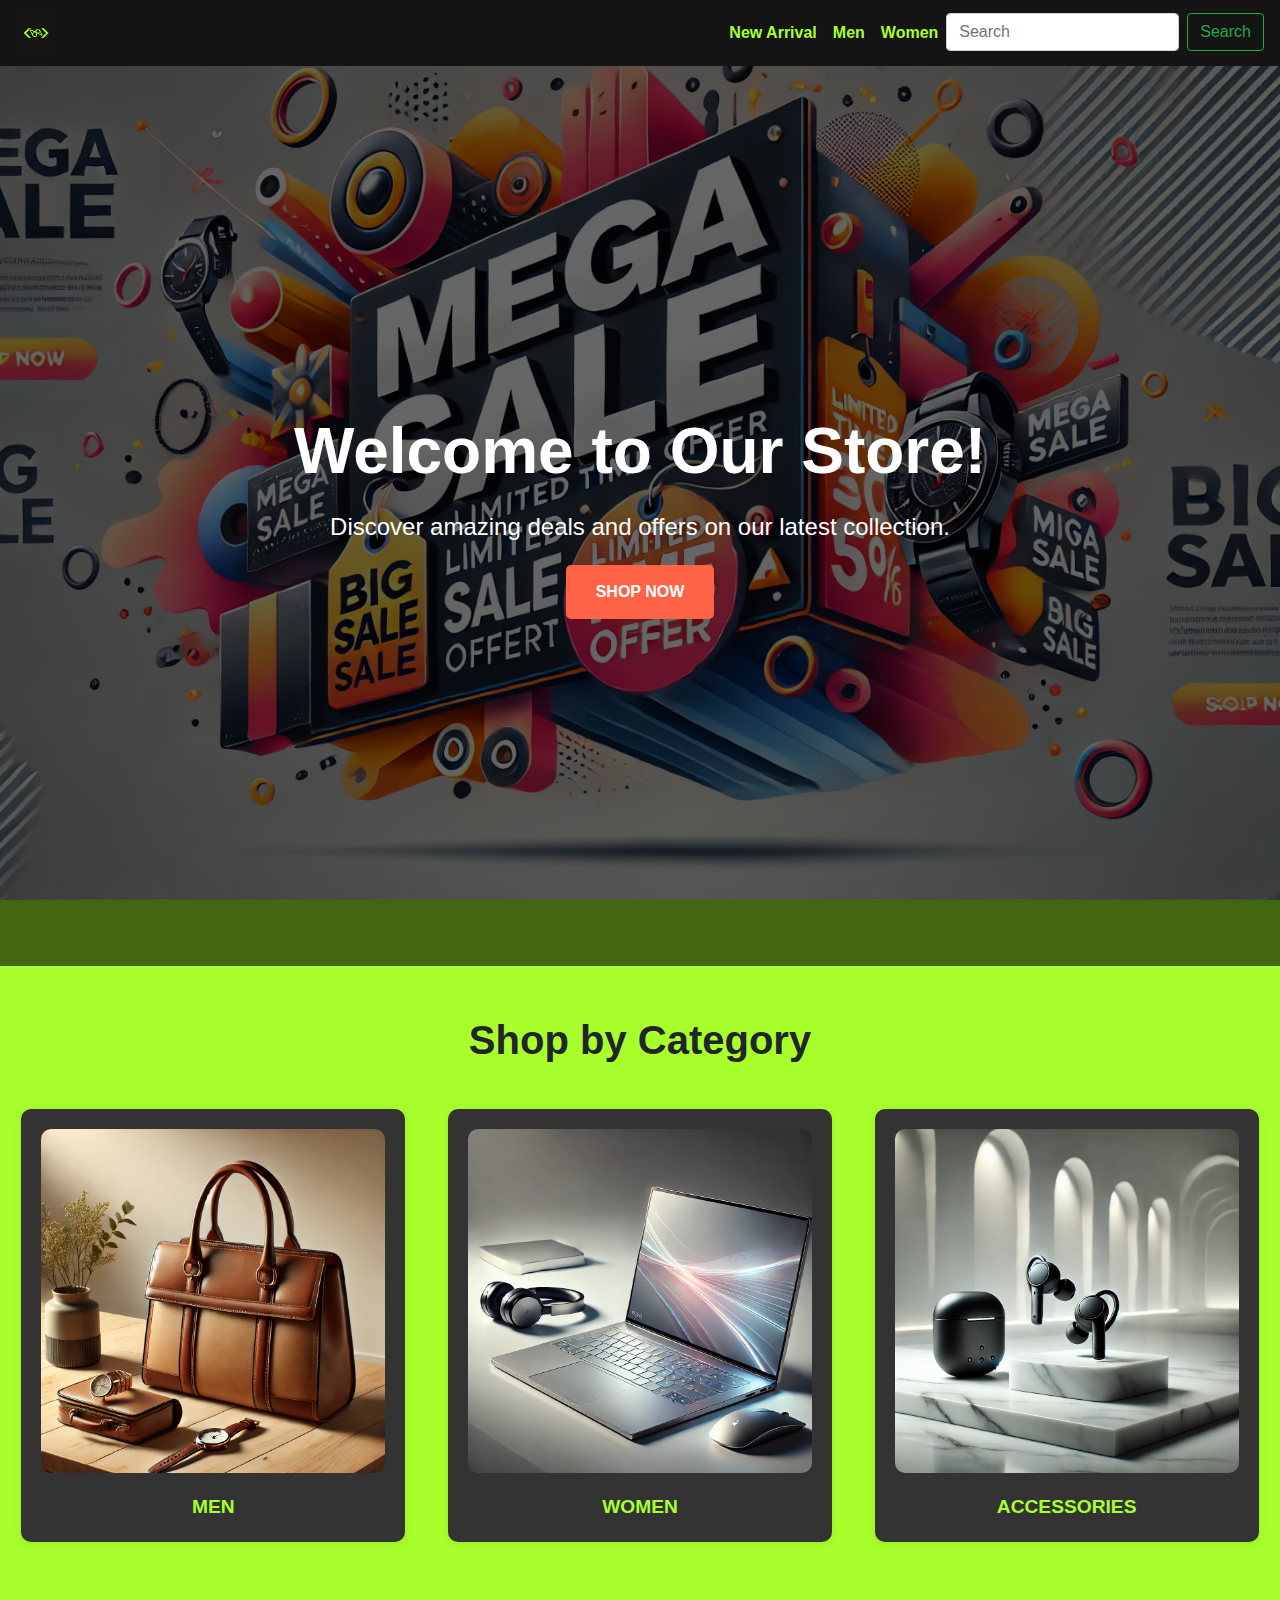
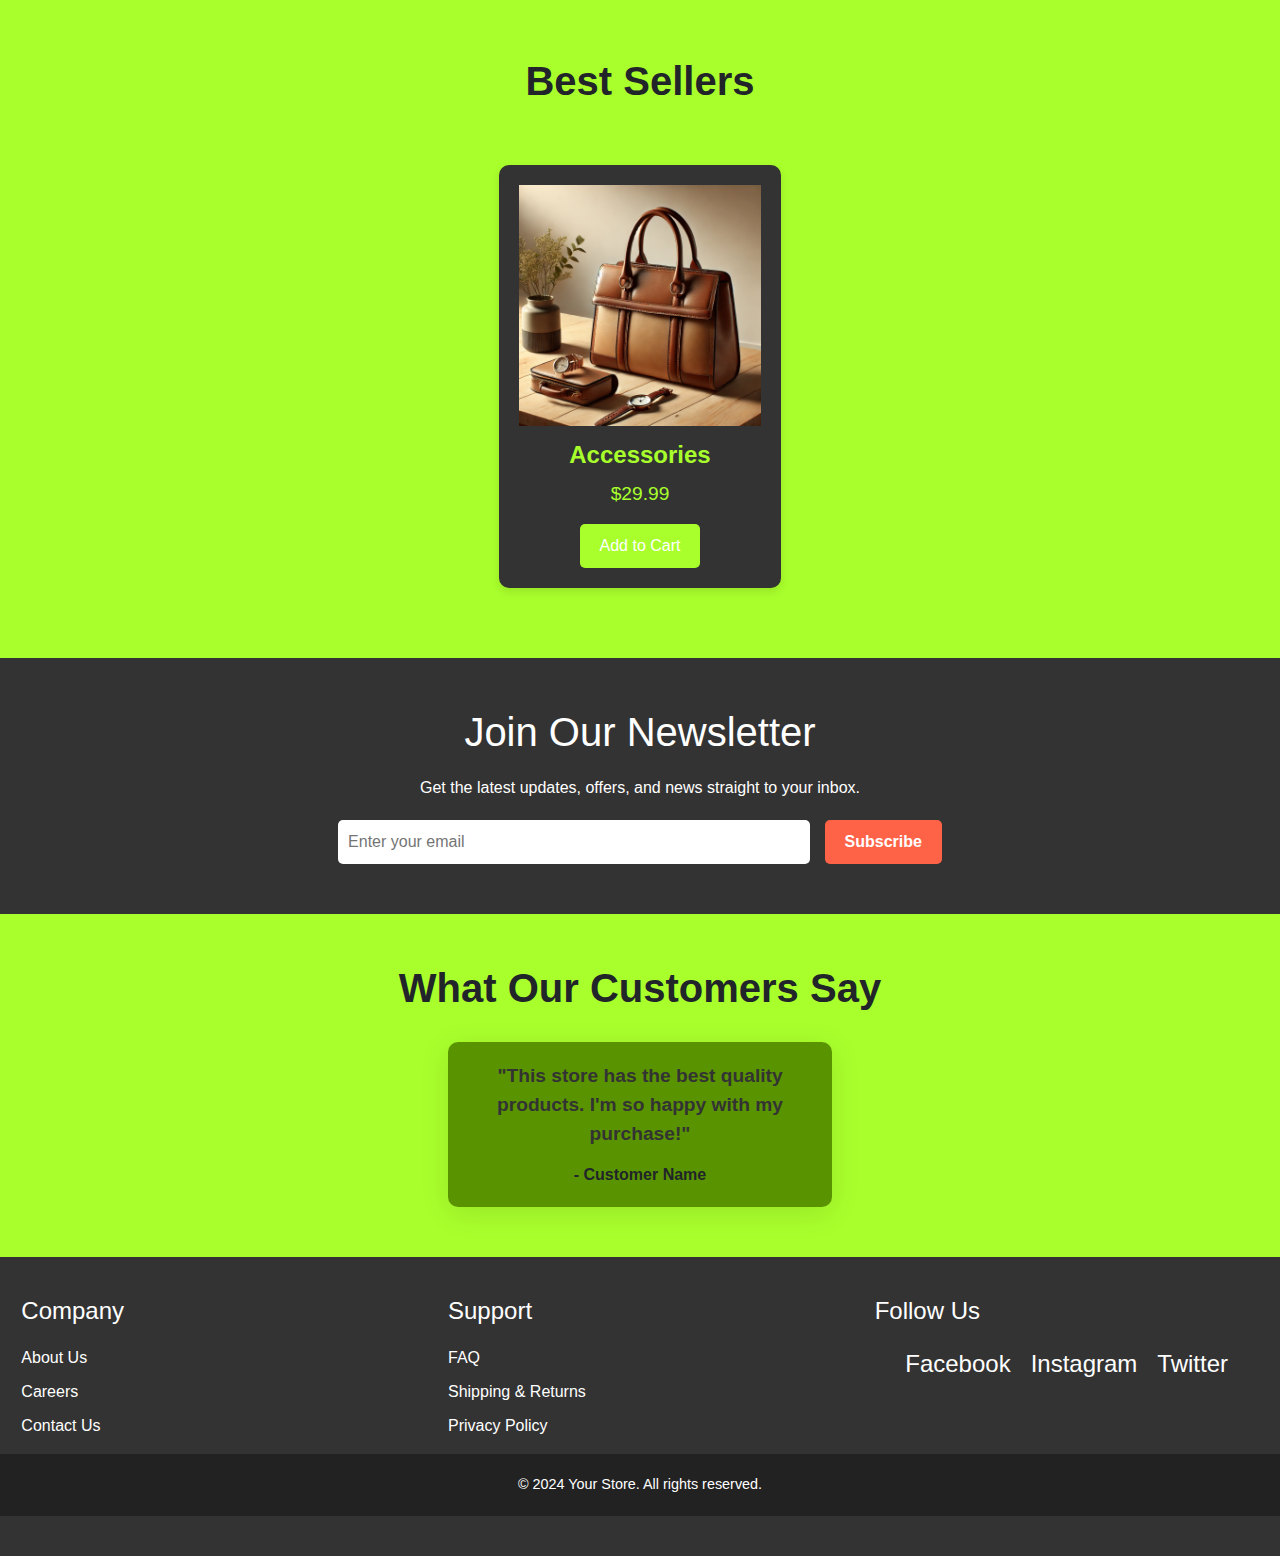
<file: index.html>
<!DOCTYPE html>
<html lang="en">
<head>
  <title>Ecommerce Store</title>
  <meta charset="utf-8">
  <meta name="viewport" content="width=device-width, initial-scale=1">
  <link rel="stylesheet" href="https://cdn.jsdelivr.net/npm/bootstrap@4.6.2/dist/css/bootstrap.min.css">
  <script src="https://cdn.jsdelivr.net/npm/jquery@3.7.1/dist/jquery.slim.min.js"></script>
  <script src="https://cdn.jsdelivr.net/npm/popper.js@1.16.1/dist/umd/popper.min.js"></script>
  <script src="https://cdn.jsdelivr.net/npm/bootstrap@4.6.2/dist/js/bootstrap.bundle.min.js"></script>
  <link rel="stylesheet" href="style.css">
</head>

<body>

  <!-- Navigation Bar -->
  <nav class="navbar navbar-expand-sm nav"> <!-- Ensure "nav" class is added -->
    <a class="navbar-brand" href="#">
      <img src="img/alyaan logo 1.jpg" alt="logo" style="width:40px;">
    </a>
    <ul class="navbar-nav ml-auto">
      <li class="nav-item">
        <a class="nav-link" href="newarrival.html">New Arrival</a>
      </li>
      <li class="nav-item">
        <a class="nav-link" href="mens.html">Men</a>
      </li>
      <li class="nav-item">
        <a class="nav-link" href="women.html">Women</a>
      </li>
      <li class="nav-item">
        <form class="form-inline my-2 my-lg-0" id="searchForm">
          <input class="form-control mr-sm-2" type="search" id="searchInput" placeholder="Search" aria-label="Search">
          <button class="btn btn-outline-success my-2 my-sm-0" type="submit">Search</button>
        </form>
        
      
      </li>
    </ul>
  </nav>

  <!-- Hero Section -->
  <section class="hero-section">
    <div class="hero-content">
      <h1>Welcome to Our Store!</h1>
      <p>Discover amazing deals and offers on our latest collection.</p>
      <button class="cta-button">Shop Now</button>
    </div>
  </section>
  

<!--Product Section-->
<section class="product-categories">
  <h2 class="section-title">Shop by Category</h2>
  <div class="categories-grid">
      <div class="category-item">
          <img src="img/accessories.webp" alt="Men's Fashion">
          <a href="#" class="category-link">Men</a>
      </div>
      <div class="category-item">
          <img src="img/laptop.webp" alt="Women's Fashion">
          <a href="#" class="category-link">Women</a>
      </div>
      <div class="category-item">
          <img src="img/airpods.webp" alt="Accessories">
          <a href="#" class="category-link">Accessories</a>
      </div>
  </div>
</section>
<!--Featured Product-->
<section class="featured-products">
  <h2 class="section-title">Best Sellers</h2>
  <div class="product-grid">
      <!-- Repeat this for each product -->
      <div class="product-item">
          <img src="img/accessories.webp" alt="Product Name">
          <h3>Accessories</h3>
          <p>$29.99</p>
          <button class="add-to-cart">Add to Cart</button>
      </div>
  </div>
</section>
<!--News Letter-->
<section class="newsletter-signup">
  <h2>Join Our Newsletter</h2>
  <p>Get the latest updates, offers, and news straight to your inbox.</p>
  <form action="#">
      <input type="email" placeholder="Enter your email">
      <button type="submit">Subscribe</button>
  </form>
</section>
<!--Testimonial Section-->
<section class="testimonials">
  <h2>What Our Customers Say</h2>
  <div class="testimonial-carousel">
      <div class="testimonial-item">
          <p>"This store has the best quality products. I'm so happy with my purchase!"</p>
          <span>- Customer Name</span>
      </div>
      <!-- Add more testimonial items -->
  </div>
</section>
<!--Footer Section-->
<footer class="site-footer">
  <div class="footer-links">
      <div class="footer-column">
          <h4>Company</h4>
          <ul>
              <li><a href="#">About Us</a></li>
              <li><a href="#">Careers</a></li>
              <li><a href="#">Contact Us</a></li>
          </ul>
      </div>
      <div class="footer-column">
          <h4>Support</h4>
          <ul>
              <li><a href="#">FAQ</a></li>
              <li><a href="#">Shipping & Returns</a></li>
              <li><a href="#">Privacy Policy</a></li>
          </ul>
      </div>
      <div class="footer-column">
          <h4>Follow Us</h4>
          <ul class="social-links">
              <li><a href="#">Facebook</a></li>
              <li><a href="#">Instagram</a></li>
              <li><a href="#">Twitter</a></li>
          </ul>
      </div>
  </div>
  <div class="footer-bottom">
      <p>&copy; 2024 Your Store. All rights reserved.</p>
  </div>
</footer>
<script>
  // JavaScript for search functionality
document.getElementById('searchForm').addEventListener('submit', function(e) {
    e.preventDefault(); // Prevent form submission

    const searchQuery = document.getElementById('searchInput').value.toLowerCase();
    const items = document.querySelectorAll('.product-card'); // Assuming product cards are elements you want to search through

    items.forEach(item => {
        const itemName = item.querySelector('h3').textContent.toLowerCase(); // Adjust selector if needed
        if (itemName.includes(searchQuery)) {
            item.style.display = 'block'; // Show matching items
        } else {
            item.style.display = 'none'; // Hide non-matching items
        }
    });
});

</script>

</body>
</html>
</file>
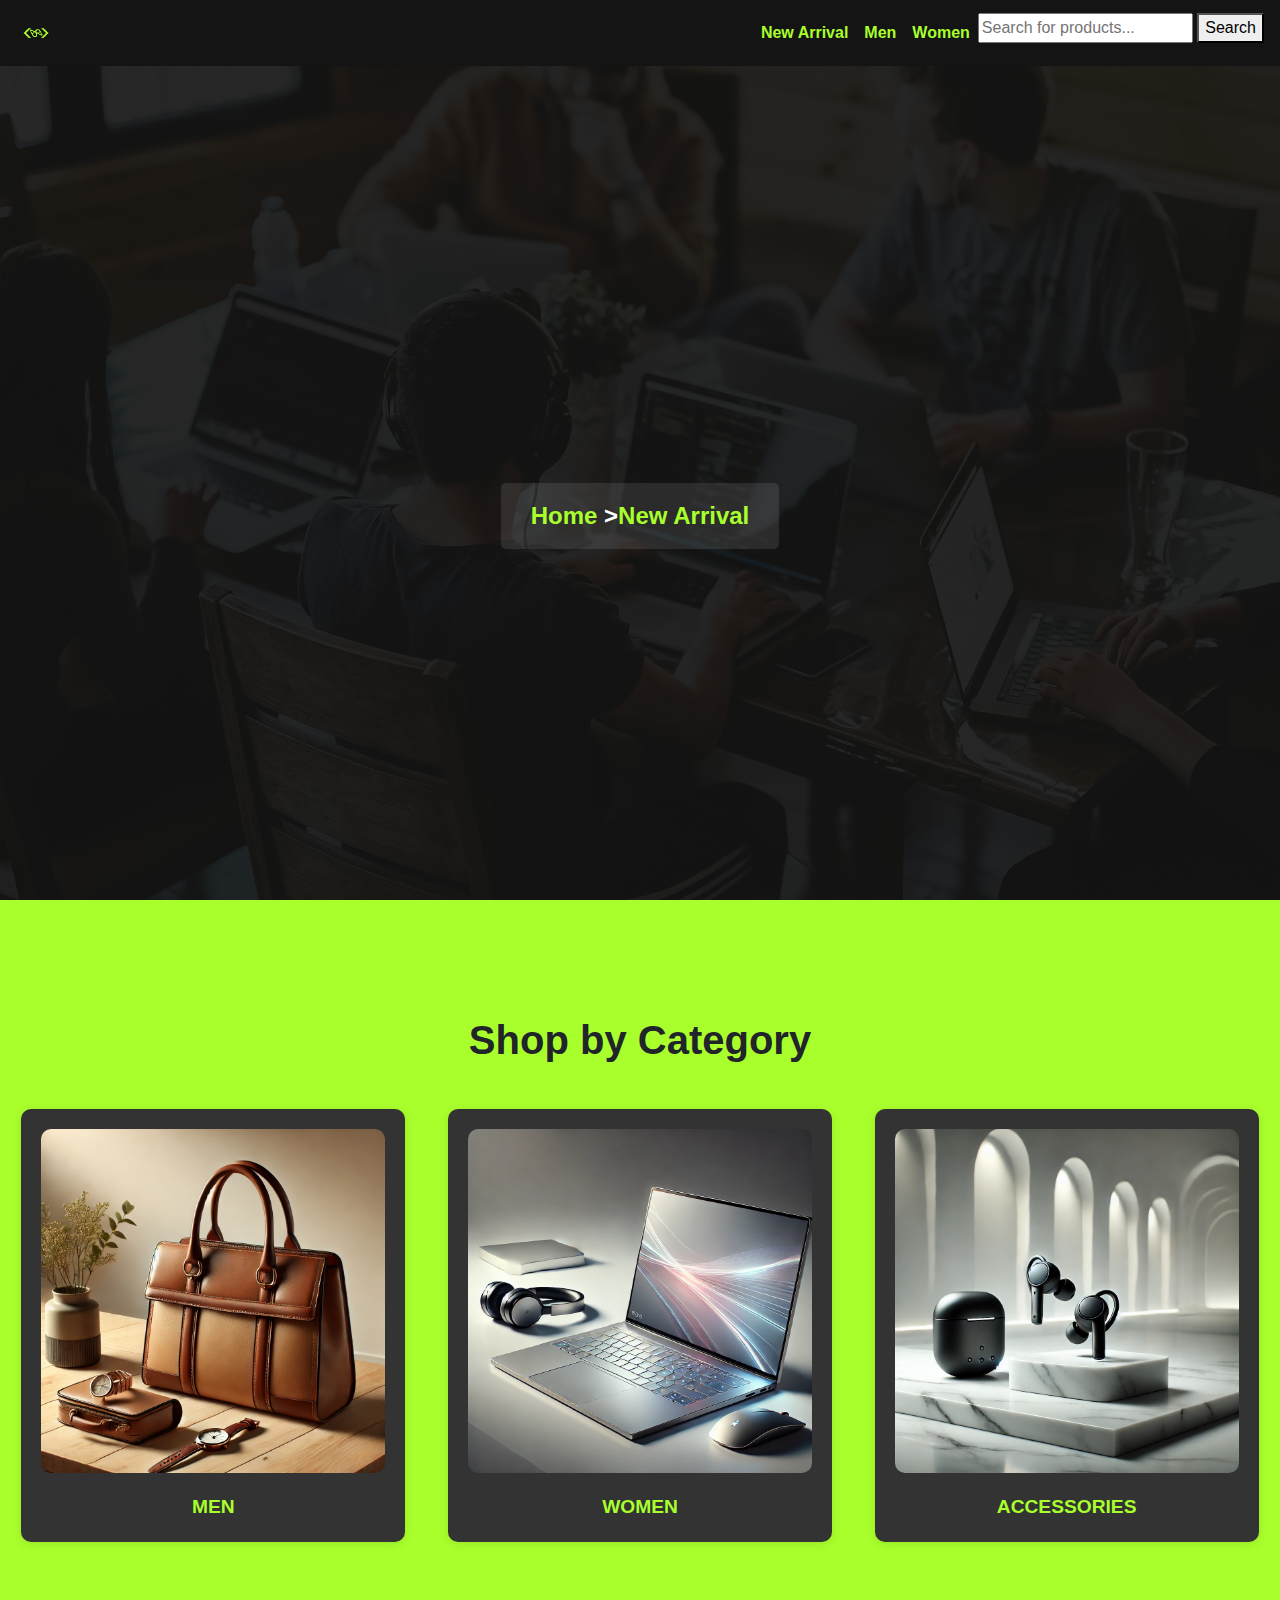
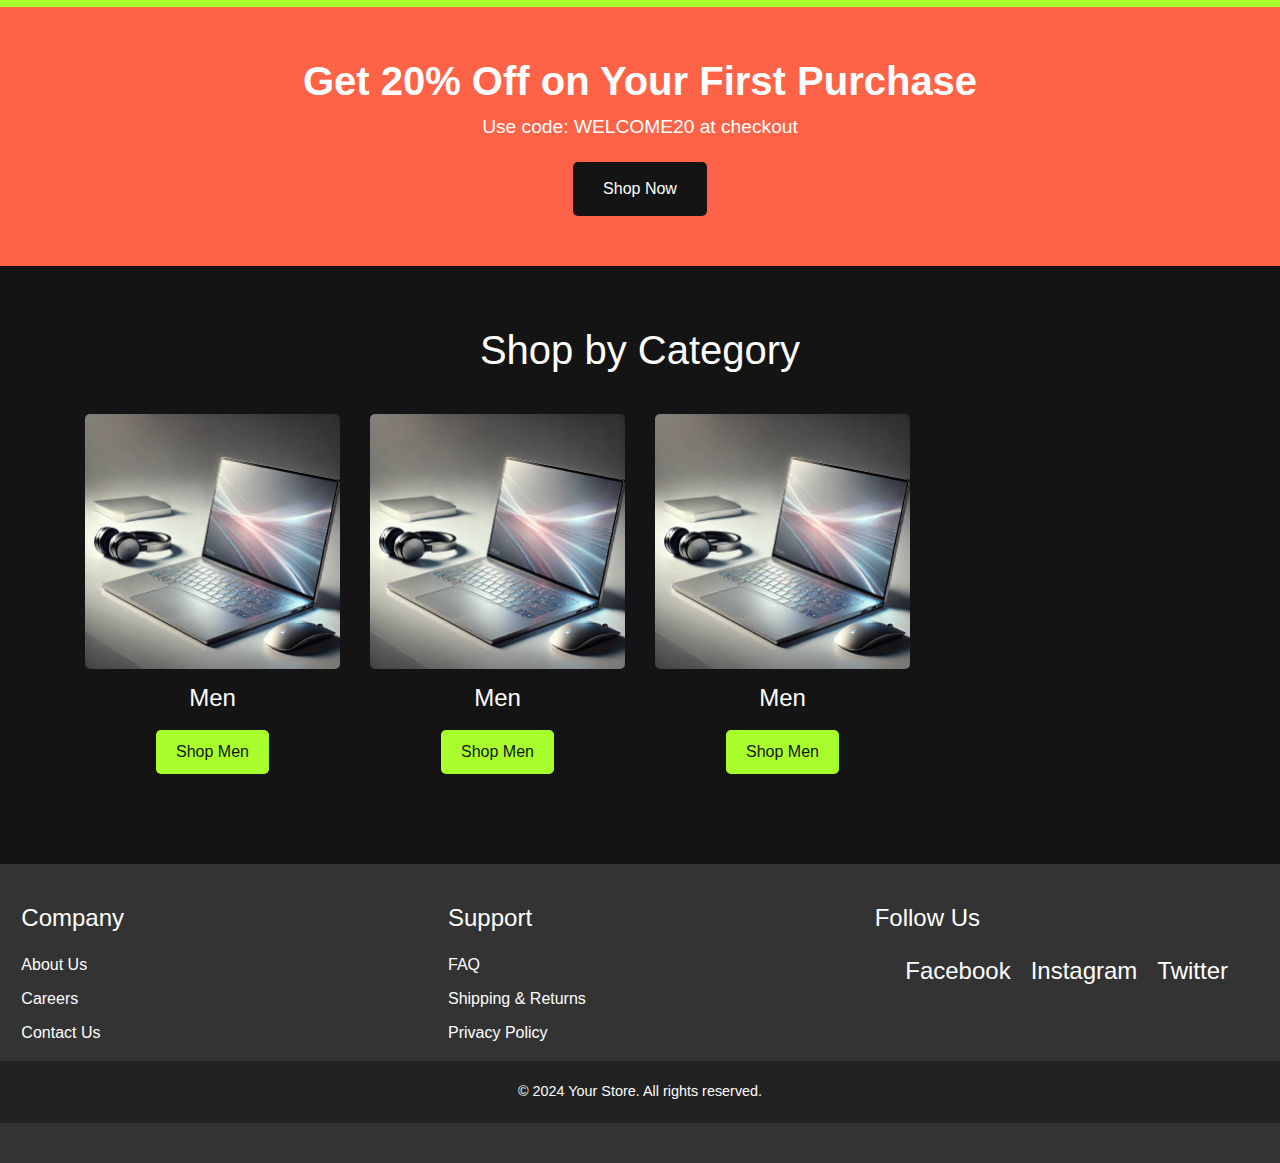
<file: newarrival.html>
<!DOCTYPE html>
<html lang="en">
<head>
    <meta charset="UTF-8">
    <meta name="viewport" content="width=device-width, initial-scale=1">
    <title>New Arrival</title>
    <link rel="stylesheet" href="https://cdn.jsdelivr.net/npm/bootstrap@4.6.2/dist/css/bootstrap.min.css">
    <script src="https://cdn.jsdelivr.net/npm/jquery@3.7.1/dist/jquery.slim.min.js"></script>
    <script src="https://cdn.jsdelivr.net/npm/popper.js@1.16.1/dist/umd/popper.min.js"></script>
    <script src="https://cdn.jsdelivr.net/npm/bootstrap@4.6.2/dist/js/bootstrap.bundle.min.js"></script>
</head>
<style>
/* General styles */
body {
  background-color: #a9ff2c;
  font-family: Arial, sans-serif;
}

/* Navbar styles */
.nav {
  background-color: #141414;
  transition: background-color 0.3s ease;
  
}

.nav-link {
  color: #a9ff2c; /* Dark link color */
  font-weight: 800;
}

.nav-link:hover {
  color: #fff !important;
}

/* Hero section styling */
/* Hero section styling */
  /* Hero section styling with background image */
  .new-arrival-hero {
      background: linear-gradient(rgba(20, 20, 20, 0.9), rgba(20, 20, 20, 0.9)), 
                  url('img/hero-bg.jpg') no-repeat center center/cover; 
      height: 100vh; /* Full viewport height */
      display: flex;
      align-items: center;
      justify-content: center;
      position: relative;
      text-align: center;
      background-attachment: fixed;
  }
  
  /* Breadcrumb container styling */
  .breadcrumb-container {
      background-color: rgba(255, 255, 255, 0.1); /* Slight transparency for breadcrumb box */
      padding: 15px 30px;
      border-radius: 5px;
  }
  
  .breadcrumb-container p {
      color: #fff; /* White text color */
      font-size: 1.5rem; /* Font size for breadcrumb */
      margin: 0;
      font-weight: 800;
      
  }
  
  .breadcrumb-container a {
      color: #a9ff2c; /* Accent color for link */
      text-decoration: none;
      font-weight: 800;
  }
  
  .breadcrumb-container a:hover {
      text-decoration: underline;
  }
  
  /* Adjustments for mobile screens */
  @media (max-width: 768px) {
      .breadcrumb-container p {
          font-size: 1.2rem; /* Smaller font size on mobile */
      }
  }

/* Product categories section */
.product-categories {
  padding: 50px 0;
  text-align: center;
  background-color: #a9ff2c;
}

.product-categories .section-title {
  font-size: 2.5rem;
  margin-bottom: 30px;
  font-weight: 800;
}

.categories-grid {
  display: flex;
  justify-content: space-around;
  flex-wrap: wrap;
}

.category-item {
  width: 30%;
  margin: 15px 0;
  padding: 20px;
  background-color: #333333;

  border-radius: 10px;
  box-shadow: 0 2px 10px rgba(0, 0, 0, 0.1);
  text-align: center;
}

.category-item img {
  max-width: 100%;
  border-radius: 10px;
  margin-bottom: 10px;
}

.category-link {
  display: block;
  font-size: 1.2rem;
  font-weight: bold;
  color: #a9ff2c;
  text-transform: uppercase;
  text-decoration: none;
  margin-top: 10px;
  font-weight: 700;
}

.category-link:hover {
  color: #a9ff2c; /* Accent color */
}

@media (max-width: 768px) {
  .product-card {
    flex: 1 1 calc(50% - 20px); /* On smaller screens, two cards fit in a row */
  }
}


.promo-banner {
  background-color: #ff6347;
  padding: 50px 0;
  color: #fff;
  text-align: center;
}

.promo-banner h2 {
  font-size: 2.5rem;
  font-weight: bold;
}

.promo-banner p {
  font-size: 1.2rem;
  margin-bottom: 20px;
}

.promo-banner .btn {
  background-color: #141414;
  color: #fff;
  padding: 15px 30px;
  border: none;
  border-radius: 5px;
  transition: background-color 0.3s ease;
}

.promo-banner .btn:hover {
  background-color: #222;
}

.categories-section {
  background-color: #141414;
  padding: 60px 0;
}

.categories-section h2 {
  color: #fff;
  font-size: 2.5rem;
  text-align: center;
  margin-bottom: 40px;
}

.category-tile {
  text-align: center;
  margin-bottom: 30px;
}

.category-tile img {
  max-width: 100%;
  height: auto;
  border-radius: 5px;
}

.category-tile h3 {
  color: #fff;
  margin-top: 15px;
  font-size: 1.5rem;
}

.category-tile .btn {
  background-color: #a9ff2c;
  color: #141414;
  padding: 10px 20px;
  margin-top: 10px;
  border: none;
  border-radius: 5px;
}

.category-tile .btn:hover {
  background-color: #fff;
  color: #000;
}

.testimonials {
  background-color: #222;
  padding: 60px 0;
}

.testimonials h2 {
  color: #fff;
  font-size: 2.5rem;
  text-align: center;
  margin-bottom: 40px;
}

.testimonial {
  text-align: center;
  background-color: #333;
  padding: 30px;
  border-radius: 10px;
  color: #fff;
  margin-bottom: 20px;
  box-shadow: 0 4px 10px rgba(0, 0, 0, 0.2);
}

.testimonial p {
  font-size: 1.2rem;
  margin-bottom: 10px;
}

.testimonial h5 {
  color: #a9ff2c;
  font-size: 1rem;
}

@media (max-width: 768px) {
  .hero-section h1 {
    font-size: 2.5rem;
  }
  .product-card {
    flex: 1 1 calc(50% - 20px); /* Adjust card width for tablet and mobile */
  }
  .new-arrivals .product-card {
    margin-bottom: 20px;
  }

  .promo-banner h2 {
    font-size: 2rem;
  }

  .categories-section h2 {
    font-size: 2rem;
  }

  .testimonial {
    padding: 20px;
  }
}


/* Footer section */
.site-footer {
  background-color: #333333;
  color: #fff;
  padding: 40px 0;
}

.footer-links {
  display: flex;
  justify-content: space-around;
  flex-wrap: wrap;
}

.footer-column {
  width: 30%;
}

.footer-column h4 {
  font-size: 1.5rem;
  margin-bottom: 20px;
}

.footer-column ul {
  list-style-type: none;
  padding: 0;
}

.footer-column ul li {
  margin-bottom: 10px;
}

.footer-column ul li a {
  color: #fff;
  text-decoration: none;
}

.footer-column ul li a:hover {
  color: #a9ff2c; /* Accent color */
}

.footer-bottom {
  text-align: center;
  padding: 20px 0;
  background-color: #222;
}

.footer-bottom p {
  margin: 0;
  font-size: 0.9rem;
}

.social-links {
  display: flex;
  justify-content: center;
  list-style-type: none;
  padding: 0;
}

.social-links li {
  margin: 0 10px;
}

.social-links li a {
  color: #fff;
  font-size: 1.5rem;
}

.social-links li a:hover {
  color: #a9ff2c; /* Accent color */
}
</style>
<body>
    <!-- Navigation Bar -->
  <nav class="navbar navbar-expand-sm nav"> <!-- Ensure "nav" class is added -->
    <a class="navbar-brand" href="index.html">
      <img src="img/alyaan logo 1.jpg" alt="logo" style="width:40px;">
    </a>
    <ul class="navbar-nav ml-auto">
      <li class="nav-item">
        <a class="nav-link" href="newarrival.html">New Arrival</a>
      </li>
      <li class="nav-item">
        <a class="nav-link" href="#">Men</a>
      </li>
      <li class="nav-item">
        <a class="nav-link" href="#">Women</a>
      </li>
      <li class="nav-item">
        <form class="search-bar">
          <input type="text" placeholder="Search for products...">
          <button type="submit">Search</button>
      </form>
      
      </li>
    </ul>
  </nav>

 <!-- Hero Section -->
 <section class="new-arrival-hero">
  <div class="breadcrumb-container">
      <p><a href="#">Home</a> &gt;<a href="newarrival.html">New Arrival</a> </p>
  </div>
</section>

<section class="product-categories">
  <h2 class="section-title">Shop by Category</h2>
  <div class="categories-grid">
      <div class="category-item">
          <img src="img/accessories.webp" alt="Men's Fashion">
          <a href="mens.html" class="category-link">Men</a>
      </div>
      <div class="category-item">
          <img src="img/laptop.webp" alt="Women's Fashion">
          <a href="women.html" class="category-link">Women</a>
      </div>
      <div class="category-item">
          <img src="img/airpods.webp" alt="Accessories">
          <a href="newarrival.html" class="category-link">Accessories</a>
      </div>
  </div>
</section>
<!--Featured Product-->

<section class="promo-banner">
  <div class="container text-center">
    <h2>Get 20% Off on Your First Purchase</h2>
    <p>Use code: WELCOME20 at checkout</p>
    <button class="btn btn-success">Shop Now</button>
  </div>
</section>

<section class="categories-section">
  <div class="container">
    <h2>Shop by Category</h2>
    <div class="row">
      <!-- Category 1 -->
      <div class="col-md-3">
        <div class="category-tile">
          <img src="img/laptop.webp" alt="Men">
          <h3>Men</h3>
          <a href="#" class="btn btn-dark">Shop Men</a>
        </div>
      </div>
      <!-- Repeat for other categories -->  
      <div class="col-md-3">
        <div class="category-tile">
          <img src="img/laptop.webp" alt="Men">
          <h3>Men</h3>
          <a href="#" class="btn btn-dark">Shop Men</a>
        </div>
      </div>
      <div class="col-md-3">
        <div class="category-tile">
          <img src="img/laptop.webp" alt="Men">
          <h3>Men</h3>
          <a href="#" class="btn btn-dark">Shop Men</a>
        </div>
      </div>
    </div>
  </div>
</section>


  <!--Footer Section-->
<footer class="site-footer">
    <div class="footer-links">
        <div class="footer-column">
            <h4>Company</h4>
            <ul>
                <li><a href="#">About Us</a></li>
                <li><a href="#">Careers</a></li>
                <li><a href="#">Contact Us</a></li>
            </ul>
        </div>
        <div class="footer-column">
            <h4>Support</h4>
            <ul>
                <li><a href="#">FAQ</a></li>
                <li><a href="#">Shipping & Returns</a></li>
                <li><a href="#">Privacy Policy</a></li>
            </ul>
        </div>
        <div class="footer-column">
            <h4>Follow Us</h4>
            <ul class="social-links">
                <li><a href="#">Facebook</a></li>
                <li><a href="#">Instagram</a></li>
                <li><a href="#">Twitter</a></li>
            </ul>
        </div>
    </div>
    <div class="footer-bottom">
        <p>&copy; 2024 Your Store. All rights reserved.</p>
    </div>
  </footer>

  <script>
      // JavaScript for search functionality
document.getElementById('searchForm').addEventListener('submit', function(e) {
    e.preventDefault(); // Prevent form submission

    const searchQuery = document.getElementById('searchInput').value.toLowerCase();
    const items = document.querySelectorAll('.product-card'); // Assuming product cards are elements you want to search through

    items.forEach(item => {
        const itemName = item.querySelector('h3').textContent.toLowerCase(); // Adjust selector if needed
        if (itemName.includes(searchQuery)) {
            item.style.display = 'block'; // Show matching items
        } else {
            item.style.display = 'none'; // Hide non-matching items
        }
    });
});
  </script>
</body>
</html>
</file>
<file: style.css>
/* General styles */
body {
  background-color: #a9ff2c;
  font-family: Arial, sans-serif;
}

/* Navbar styles */
.nav {
  background-color: #141414;
  transition: background-color 0.3s ease;
  
}

.nav-link {
  color: #a9ff2c; /* Dark link color */
  font-weight: 800;
}

.nav-link:hover {
  color: #fff !important;
}

/* Hero section styles */
/* Hero section styles */
.hero-section {
  position: relative; /* Make section relative for absolute positioning */
  background: url('img/banner.webp') no-repeat center center fixed;
  background-size: cover;
  height: 100vh;
  display: flex;
  align-items: center;
  justify-content: center;
  text-align: center;
  overflow: hidden;
}

/* Dimming overlay */
.hero-section::before {
  content: "";
  position: absolute;
  top: 0;
  left: 0;
  width: 100%;
  height: 100%;
  background-color: rgba(0, 0, 0, 0.6); /* Dim the background */
  z-index: 1; /* Ensure overlay is behind the content */
}

/* Hero content */
.hero-section .hero-content {
  position: relative;
  z-index: 2; /* Ensure content is on top of overlay */
  color: #fff;
  padding: 30px;
}

/* Hero heading */
.hero-section h1 {
  font-size: 4rem;
  font-weight: bold;
  color: #fff; /* Keep the text bright */
}

/* Hero paragraph */
.hero-section p {
  font-size: 1.5rem;
  margin: 20px 0;
  color: #fff; /* Keep the text bright */
}

/* CTA Button styles */
.hero-section .cta-button {
  padding: 15px 30px;
  background-color: #ff6347; /* CTA button color */
  color: white;
  text-transform: uppercase;
  font-weight: bold;
  border: none;
  border-radius: 5px;
  cursor: pointer;
  transition: background-color 0.3s ease;
}

.hero-section .cta-button:hover {
  background-color: #e5533c; /* Darker hover color */
}


/* Responsive adjustments */
@media (max-width: 768px) {
  .hero-title {
    font-size: 36px;
  }

  .hero-subtitle {
    font-size: 18px;
  }

  .hero-btn {
    padding: 10px 20px;
    font-size: 16px;
  }
}
/* Product categories section */
.product-categories {
  padding: 50px 0;
  text-align: center;
  background-color: #a9ff2c;
}

.product-categories .section-title {
  font-size: 2.5rem;
  margin-bottom: 30px;
  font-weight: 800;
}

.categories-grid {
  display: flex;
  justify-content: space-around;
  flex-wrap: wrap;
}

.category-item {
  width: 30%;
  margin: 15px 0;
  padding: 20px;
  background-color: #333333;

  border-radius: 10px;
  box-shadow: 0 2px 10px rgba(0, 0, 0, 0.1);
  text-align: center;
}

.category-item img {
  max-width: 100%;
  border-radius: 10px;
  margin-bottom: 10px;
}

.category-link {
  display: block;
  font-size: 1.2rem;
  font-weight: bold;
  color: #a9ff2c;
  text-transform: uppercase;
  text-decoration: none;
  margin-top: 10px;
  font-weight: 700;
}

.category-link:hover {
  color: #a9ff2c; /* Accent color */
}
/* Featured products section */
.featured-products {
  padding: 50px 0;
  background-color: #a9ff2c;
  text-align: center;
}

.featured-products .section-title {
  font-size: 2.5rem;
  margin-bottom: 40px;
  font-weight: 800;
}

.product-grid {
  display: flex;
  justify-content: space-around;
  flex-wrap: wrap;
}

.product-item {
  width: 22%;
  margin: 20px 0;
  padding: 20px;
  background-color: #333333;
  border-radius: 10px;
  text-align: center;
  box-shadow: 0 4px 10px rgba(0, 0, 0, 0.1);
}

.product-item img {
  max-width: 100%;
  margin-bottom: 15px;
}

.product-item h3 {
  font-size: 1.5rem;
  margin-bottom: 10px;
  color: #a9ff2c;
  font-weight: 800;
}

.product-item p {
  font-size: 1.2rem;
  color: #a9ff2c;
  margin-bottom: 15px;
}

.add-to-cart {
  padding: 10px 20px;
  background-color: #a9ff2c; /* Accent color */
  color: white;
  border: none;
  border-radius: 5px;
  cursor: pointer;
}

.add-to-cart:hover {
  background-color: #a9ff2c;
}
/* Newsletter signup section */
.newsletter-signup {
  padding: 50px;
  background-color: #333;
  color: #fff;
  text-align: center;
}

.newsletter-signup h2 {
  font-size: 2.5rem;
  margin-bottom: 20px;
}

.newsletter-signup form {
  margin-top: 20px;
}

.newsletter-signup input[type="email"] {
  padding: 10px;
  width: 40%;
  border: none;
  border-radius: 5px;
  margin-right: 10px;
}

.newsletter-signup button {
  padding: 10px 20px;
  background-color: #ff6347;
  border: none;
  color: #fff;
  font-weight: bold;
  cursor: pointer;
  border-radius: 5px;
}

.newsletter-signup button:hover {
  background-color: #e5533c;
}
/* Testimonials section */
.testimonials {
  padding: 50px 0;
  background-color: #a9ff2c;
  text-align: center;
}

.testimonials h2 {
  font-size: 2.5rem;
  margin-bottom: 30px;
  font-weight: 800;
}

.testimonial-carousel {
  display: flex;
  justify-content: center;
}

.testimonial-item {
  width: 30%;
  margin: 0 15px;
  padding: 20px;
  background-color: #599400;
  border-radius: 10px;
  box-shadow: 0 6px 30px rgba(0, 0, 0, 0.1);
}

.testimonial-item p {
  font-size: 1.2rem;
  color: #333333;
  margin-bottom: 15px;
  font-weight: 800;
}

.testimonial-item span {
  font-size: 1rem;
  font-weight: bold;
}
/* Footer section */
.site-footer {
  background-color: #333333;
  color: #fff;
  padding: 40px 0;
}

.footer-links {
  display: flex;
  justify-content: space-around;
  flex-wrap: wrap;
}

.footer-column {
  width: 30%;
}

.footer-column h4 {
  font-size: 1.5rem;
  margin-bottom: 20px;
}

.footer-column ul {
  list-style-type: none;
  padding: 0;
}

.footer-column ul li {
  margin-bottom: 10px;
}

.footer-column ul li a {
  color: #fff;
  text-decoration: none;
}

.footer-column ul li a:hover {
  color: #a9ff2c; /* Accent color */
}

.footer-bottom {
  text-align: center;
  padding: 20px 0;
  background-color: #222;
}

.footer-bottom p {
  margin: 0;
  font-size: 0.9rem;
}

.social-links {
  display: flex;
  justify-content: center;
  list-style-type: none;
  padding: 0;
}

.social-links li {
  margin: 0 10px;
}

.social-links li a {
  color: #fff;
  font-size: 1.5rem;
}

.social-links li a:hover {
  color: #a9ff2c; /* Accent color */
}
/* Make everything responsive */
@media (max-width: 768px) {
  .hero-section h1 {
    font-size: 3rem;
  }

  .categories-grid {
    flex-direction: column;
  }

  .category-item {
    width: 100%;
    margin-bottom: 20px;
  }

  .product-grid {
    flex-direction: column;
  }

  .product-item {
    width: 100%;
    margin-bottom: 20px;
  }

  .footer-links {
    flex-direction: column;
    align-items: center;
  }

  .footer-column {
    width: 100%;
    text-align: center;
    margin-bottom: 20px;
  }

  .newsletter-signup input[type="email"] {
    width: 80%;
  }
}
</file>
